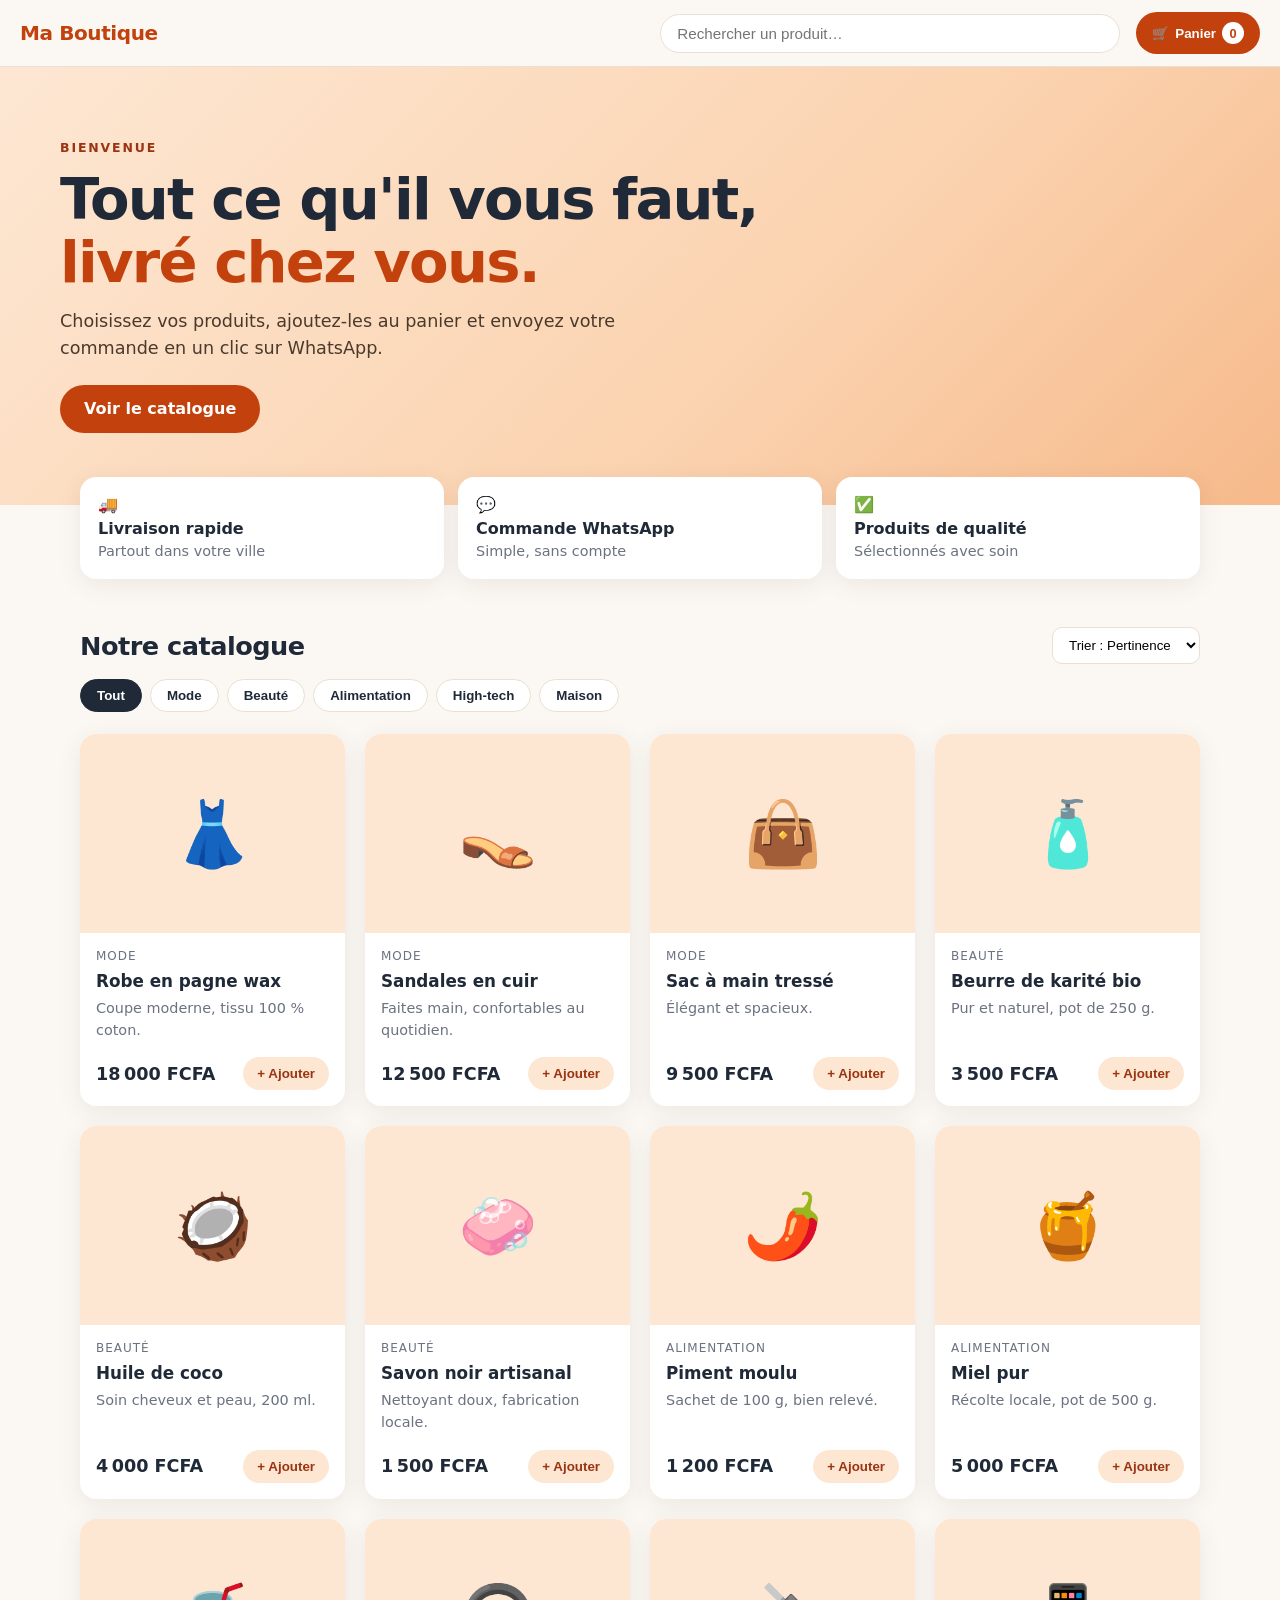
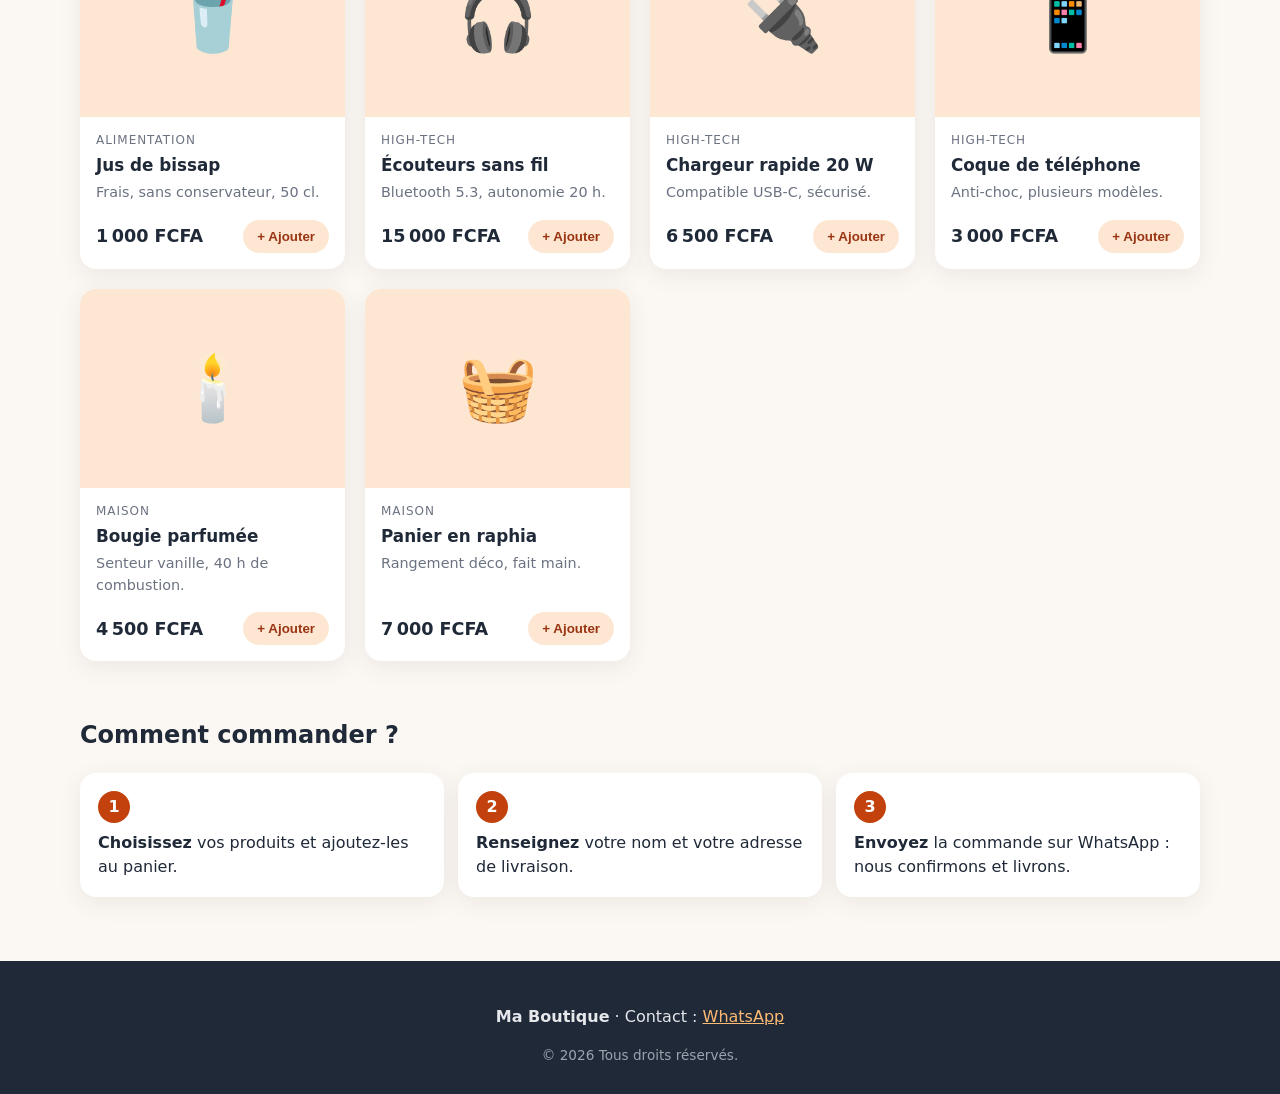
<file: index.html>
<!doctype html>
<html lang="fr">
<head>
  <meta charset="utf-8">
  <meta name="viewport" content="width=device-width, initial-scale=1">
  <title>Ma Boutique – Boutique en ligne</title>
  <meta name="description" content="Découvrez nos produits et commandez facilement via WhatsApp.">
  <link rel="stylesheet" href="style.css">
</head>
<body>

<header class="topbar">
  <a class="brand" href="#top" id="brandName">Ma Boutique</a>
  <div class="search">
    <input id="search" type="search" placeholder="Rechercher un produit…" aria-label="Rechercher">
  </div>
  <button class="cart-btn" id="openCart" aria-label="Ouvrir le panier">
    🛒 <span>Panier</span> <b id="cartCount">0</b>
  </button>
</header>

<section class="hero" id="top">
  <div class="hero-inner">
    <p class="eyebrow">Bienvenue</p>
    <h1>Tout ce qu'il vous faut, <em>livré chez vous.</em></h1>
    <p class="lead">Choisissez vos produits, ajoutez-les au panier et envoyez votre commande en un clic sur WhatsApp.</p>
    <a class="btn primary" href="#catalogue">Voir le catalogue</a>
  </div>
</section>

<section class="perks">
  <div>🚚 <b>Livraison rapide</b><span>Partout dans votre ville</span></div>
  <div>💬 <b>Commande WhatsApp</b><span>Simple, sans compte</span></div>
  <div>✅ <b>Produits de qualité</b><span>Sélectionnés avec soin</span></div>
</section>

<main id="catalogue" class="container">
  <div class="section-head">
    <h2>Notre catalogue</h2>
    <select id="sort" aria-label="Trier">
      <option value="default">Trier : Pertinence</option>
      <option value="asc">Prix croissant</option>
      <option value="desc">Prix décroissant</option>
      <option value="name">Nom (A–Z)</option>
    </select>
  </div>
  <div class="chips" id="chips"></div>
  <div class="grid" id="grid"></div>
  <p class="empty" id="empty" hidden>Aucun produit ne correspond à votre recherche.</p>
</main>

<section class="container how">
  <h2>Comment commander ?</h2>
  <ol>
    <li><b>Choisissez</b> vos produits et ajoutez-les au panier.</li>
    <li><b>Renseignez</b> votre nom et votre adresse de livraison.</li>
    <li><b>Envoyez</b> la commande sur WhatsApp : nous confirmons et livrons.</li>
  </ol>
</section>

<footer class="footer">
  <p><b id="footBrand">Ma Boutique</b> · Contact : <a id="footWa" href="#">WhatsApp</a></p>
  <p class="small">© <span id="year"></span> Tous droits réservés.</p>
</footer>

<!-- Panier -->
<div class="overlay" id="overlay" hidden></div>
<aside class="drawer" id="drawer" aria-hidden="true">
  <div class="drawer-head">
    <h3>Votre panier</h3>
    <button id="closeCart" aria-label="Fermer">✕</button>
  </div>
  <div class="drawer-body" id="cartItems"></div>
  <div class="drawer-foot">
    <div class="total"><span>Total</span><b id="cartTotal">0 FCFA</b></div>
    <form id="orderForm">
      <input name="name" placeholder="Votre nom" required>
      <input name="phone" placeholder="Votre téléphone" required inputmode="tel">
      <textarea name="address" placeholder="Adresse de livraison" rows="2" required></textarea>
      <button class="btn primary full" type="submit">Commander sur WhatsApp</button>
    </form>
    <button class="link" id="clearCart">Vider le panier</button>
  </div>
</aside>

<div class="toast" id="toast" role="status"></div>
<script src="products.js"></script>
<script src="app.js"></script>
</body>
</html>
</file>
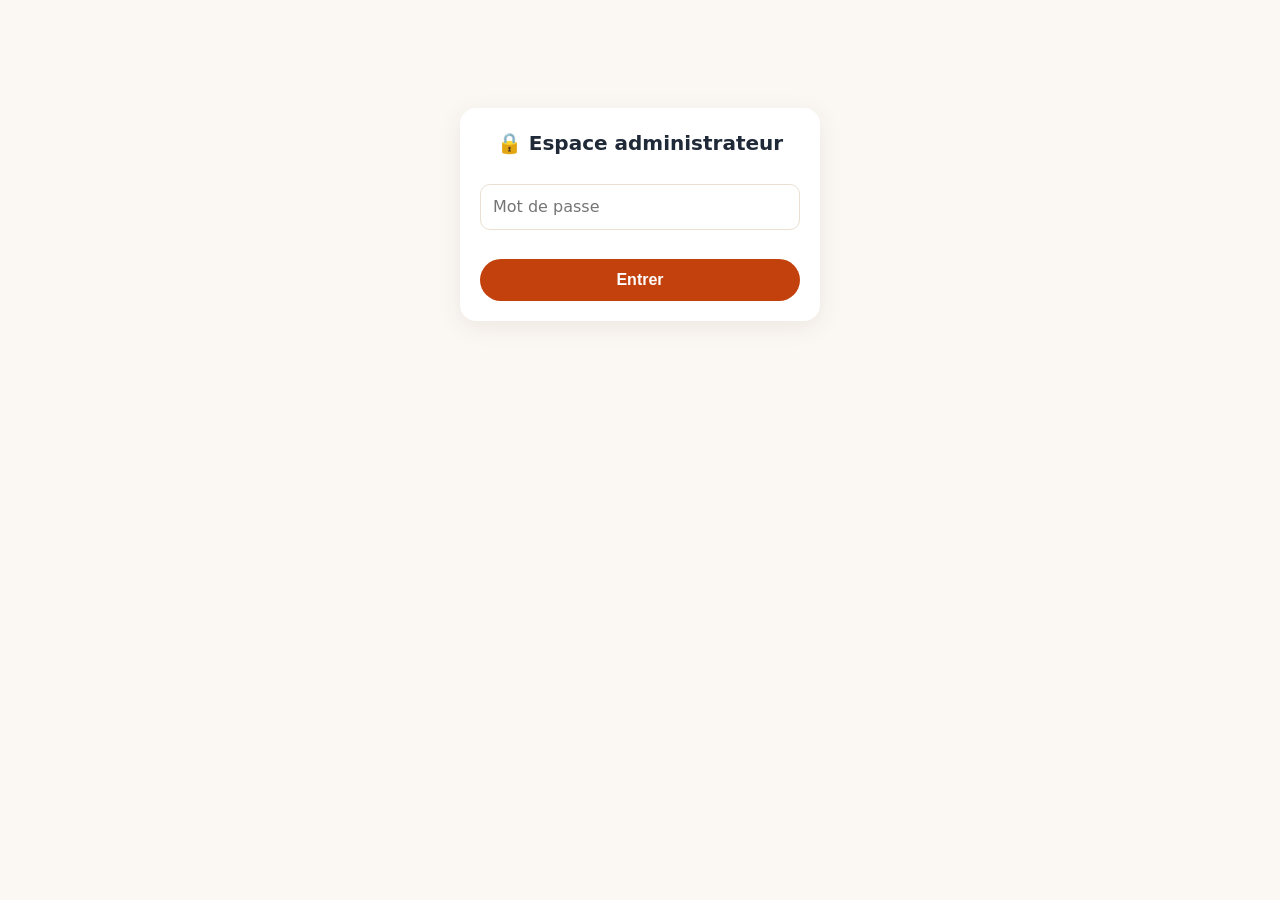
<file: admin.html>
<!doctype html>
<html lang="fr">
<head>
  <meta charset="utf-8">
  <meta name="viewport" content="width=device-width, initial-scale=1">
  <meta name="robots" content="noindex,nofollow">
  <title>Administration – Ma Boutique</title>
  <link rel="stylesheet" href="style.css">
  <style>
    body{background:var(--bg)}
    .wrap{max-width:980px;margin:0 auto;padding:20px}
    .panel{background:#fff;border-radius:var(--radius);box-shadow:var(--shadow);padding:20px;margin-bottom:20px}
    .panel h2{margin:0 0 14px;font-size:1.25rem}
    .row{display:grid;grid-template-columns:1fr 1fr;gap:12px}
    .row.three{grid-template-columns:1fr 1fr 1fr}
    label{display:flex;flex-direction:column;gap:4px;font-size:.85rem;font-weight:600;color:var(--muted)}
    input,textarea,select{padding:10px 12px;border:1px solid var(--line);border-radius:10px;font:inherit;color:var(--ink);background:#fff}
    .full-w{grid-column:1/-1}
    .preview{display:flex;align-items:center;gap:12px;margin-top:6px}
    .preview img{width:72px;height:72px;object-fit:cover;border-radius:10px;border:1px solid var(--line)}
    .actions{display:flex;gap:10px;flex-wrap:wrap;margin-top:14px}
    .btn.ghost{background:#fff;color:var(--ink);border:1px solid var(--line)}
    .btn.danger{background:#fee2e2;color:#b91c1c}
    .list-item{display:grid;grid-template-columns:56px 1fr auto;gap:12px;align-items:center;padding:10px 0;border-bottom:1px solid var(--line)}
    .list-item .ico{width:56px;height:56px;border-radius:10px;background:var(--accent);display:grid;place-items:center;font-size:1.8rem;overflow:hidden}
    .list-item .ico img{width:100%;height:100%;object-fit:cover}
    .list-item small{color:var(--muted)}
    .mini{border:1px solid var(--line);background:#fff;border-radius:8px;padding:6px 10px;cursor:pointer;font-size:.85rem}
    .notice{background:#fff7ed;border:1px solid #fed7aa;border-radius:12px;padding:12px 14px;font-size:.92rem}
    .notice.ok{background:#ecfdf5;border-color:#a7f3d0}
    #login{max-width:360px;margin:12vh auto;text-align:center}
    #login input{width:100%;margin:12px 0}
    .err{color:#b91c1c;min-height:1.2em;font-size:.9rem}
    @media(max-width:700px){.row,.row.three{grid-template-columns:1fr}.list-item{grid-template-columns:48px 1fr}.list-item .acts{grid-column:1/-1}}
  </style>
</head>
<body>

<!-- Connexion -->
<div id="login" class="panel">
  <h2>🔒 Espace administrateur</h2>
  <input id="pwd" type="password" placeholder="Mot de passe" autocomplete="current-password">
  <div class="err" id="loginErr"></div>
  <button class="btn primary full" id="loginBtn">Entrer</button>
</div>

<!-- Application -->
<div id="app" class="wrap" hidden>
  <div class="panel" style="display:flex;justify-content:space-between;align-items:center;gap:10px;flex-wrap:wrap">
    <h2 style="margin:0">Gérer mes articles</h2>
    <a class="btn ghost" href="index.html" target="_blank">Voir la boutique ↗</a>
  </div>

  <div class="notice" id="dirty" hidden>
    ⚠️ Vous avez des modifications non publiées. Cliquez sur <b>« Télécharger products.js »</b> puis remplacez ce fichier sur votre hébergeur pour que les visiteurs voient vos changements.
  </div>

  <div class="panel" style="margin-top:20px">
    <h2 id="formTitle">Publier un nouvel article</h2>
    <form id="form">
      <div class="row">
        <label>Nom de l'article
          <input name="name" required maxlength="80" placeholder="Ex : Robe en pagne wax">
        </label>
        <label>Prix (FCFA)
          <input name="price" type="number" min="0" step="1" required placeholder="Ex : 15000">
        </label>
      </div>
      <div class="row" style="margin-top:12px">
        <label>Catégorie
          <input name="category" list="cats" required placeholder="Ex : Mode">
          <datalist id="cats"></datalist>
        </label>
        <label>Emoji (si pas de photo)
          <input name="icon" maxlength="4" placeholder="🛍️">
        </label>
      </div>
      <div class="row" style="margin-top:12px">
        <label class="full-w">Description
          <textarea name="desc" rows="2" maxlength="200" placeholder="Quelques mots sur l'article"></textarea>
        </label>
        <label class="full-w">Photo
          <input type="file" id="photo" accept="image/*">
          <span class="preview" id="preview" hidden>
            <img id="previewImg" alt="">
            <button type="button" class="mini" id="removePhoto">Retirer la photo</button>
          </span>
        </label>
      </div>
      <div class="actions">
        <button class="btn primary" type="submit" id="saveBtn">Ajouter l'article</button>
        <button class="btn ghost" type="button" id="cancelEdit" hidden>Annuler la modification</button>
      </div>
    </form>
  </div>

  <div class="panel">
    <h2>Mes articles (<span id="count">0</span>)</h2>
    <div id="list"></div>
  </div>

  <div class="panel">
    <h2>Publier sur le site</h2>
    <p style="margin-top:0;color:var(--muted)">Les changements ne sont visibles par vos clients qu'après avoir remplacé <b>products.js</b> sur votre hébergeur.</p>
    <div class="actions" style="margin-top:0">
      <button class="btn primary" id="download">⬇ Télécharger products.js</button>
      <button class="btn danger" id="reset">Revenir à la version publiée</button>
      <button class="btn ghost" id="logout">Se déconnecter</button>
    </div>
  </div>
</div>

<div class="toast" id="toast" role="status"></div>

<script src="products.js"></script>
<script>
/* Mot de passe de la page admin – CHANGEZ-LE.
   Attention : ce mot de passe n'est qu'un verrou de confort. La vraie sécurité,
   c'est que seul vous pouvez envoyer products.js sur votre hébergeur. */
const ADMIN_PASSWORD = "tobi229";

const $ = (s) => document.querySelector(s);
const KEY = "boutique_admin_draft";
const PUBLISHED = JSON.parse(JSON.stringify(PRODUCTS));
let items = JSON.parse(localStorage.getItem(KEY) || "null") || JSON.parse(JSON.stringify(PUBLISHED));
let editingId = null;
let photoData = "";

const esc = (s) => String(s ?? "").replace(/[&<>"']/g, (c) => ({ "&": "&amp;", "<": "&lt;", ">": "&gt;", '"': "&quot;", "'": "&#39;" }[c]));
const fmt = (n) => Number(n).toLocaleString("fr-FR") + " FCFA";
function toast(m){const t=$("#toast");t.textContent=m;t.classList.add("show");clearTimeout(toast._t);toast._t=setTimeout(()=>t.classList.remove("show"),1800);}

/* ---- Connexion ---- */
function unlock(){ $("#login").hidden = true; $("#app").hidden = false; render(); }
$("#loginBtn").onclick = () => {
  if ($("#pwd").value === ADMIN_PASSWORD) { sessionStorage.setItem("adm", "1"); unlock(); }
  else $("#loginErr").textContent = "Mot de passe incorrect.";
};
$("#pwd").addEventListener("keydown", (e) => { if (e.key === "Enter") $("#loginBtn").click(); });
$("#logout").onclick = () => { sessionStorage.removeItem("adm"); location.reload(); };
if (sessionStorage.getItem("adm")) unlock();

/* ---- Brouillon ---- */
function persist(){
  try { localStorage.setItem(KEY, JSON.stringify(items)); }
  catch { toast("Mémoire pleine : utilisez des photos plus légères."); }
  render();
}
const isDirty = () => JSON.stringify(items) !== JSON.stringify(PUBLISHED);

function render(){
  $("#count").textContent = items.length;
  $("#dirty").hidden = !isDirty();
  $("#cats").innerHTML = [...new Set(items.map(p => p.category))].map(c => `<option value="${esc(c)}">`).join("");
  $("#list").innerHTML = items.length ? items.map(p => `
    <div class="list-item">
      <div class="ico">${p.image ? `<img src="${p.image}" alt="">` : esc(p.icon || "🛍️")}</div>
      <div><b>${esc(p.name)}</b><br><small>${esc(p.category)} · ${fmt(p.price)}</small></div>
      <div class="acts">
        <button class="mini" data-edit="${p.id}">Modifier</button>
        <button class="mini" data-del="${p.id}">Supprimer</button>
      </div>
    </div>`).join("") : `<p class="empty">Aucun article pour le moment.</p>`;
}

/* ---- Photo : redimensionnée et compressée ---- */
function setPhoto(data){
  photoData = data || "";
  $("#preview").hidden = !photoData;
  if (photoData) $("#previewImg").src = photoData;
}
$("#photo").addEventListener("change", (e) => {
  const file = e.target.files[0]; if (!file) return;
  const reader = new FileReader();
  reader.onload = () => {
    const img = new Image();
    img.onload = () => {
      const max = 700, r = Math.min(1, max / Math.max(img.width, img.height));
      const c = document.createElement("canvas");
      c.width = Math.round(img.width * r); c.height = Math.round(img.height * r);
      c.getContext("2d").drawImage(img, 0, 0, c.width, c.height);
      setPhoto(c.toDataURL("image/jpeg", 0.72));
    };
    img.src = reader.result;
  };
  reader.readAsDataURL(file);
});
$("#removePhoto").onclick = () => { setPhoto(""); $("#photo").value = ""; };

/* ---- Formulaire ---- */
function resetForm(){
  editingId = null; $("#form").reset(); setPhoto("");
  $("#formTitle").textContent = "Publier un nouvel article";
  $("#saveBtn").textContent = "Ajouter l'article";
  $("#cancelEdit").hidden = true;
}
$("#cancelEdit").onclick = resetForm;

$("#form").addEventListener("submit", (e) => {
  e.preventDefault();
  const f = new FormData(e.target);
  const data = {
    name: f.get("name").trim(),
    category: f.get("category").trim(),
    price: Math.max(0, Math.round(Number(f.get("price")))),
    icon: (f.get("icon") || "").trim() || "🛍️",
    desc: f.get("desc").trim(),
  };
  if (photoData) data.image = photoData;
  if (editingId) {
    const i = items.findIndex(p => p.id === editingId);
    items[i] = { id: editingId, ...data };
    toast("Article modifié ✓");
  } else {
    const id = items.reduce((m, p) => Math.max(m, p.id), 0) + 1;
    items.unshift({ id, ...data });
    toast("Article ajouté ✓");
  }
  resetForm(); persist();
});

$("#list").addEventListener("click", (e) => {
  const t = e.target;
  if (t.dataset.del) {
    if (confirm("Supprimer cet article ?")) { items = items.filter(p => p.id != t.dataset.del); persist(); }
  }
  if (t.dataset.edit) {
    const p = items.find(x => x.id == t.dataset.edit); if (!p) return;
    editingId = p.id;
    const f = $("#form");
    f.name.value = p.name; f.price.value = p.price; f.category.value = p.category;
    f.icon.value = p.icon || ""; f.desc.value = p.desc || "";
    setPhoto(p.image || "");
    $("#formTitle").textContent = "Modifier l'article";
    $("#saveBtn").textContent = "Enregistrer";
    $("#cancelEdit").hidden = false;
    window.scrollTo({ top: 0, behavior: "smooth" });
  }
});

/* ---- Export ---- */
$("#download").onclick = () => {
  const header = "/* Fichier généré par admin.html – remplacez products.js sur votre hébergeur après chaque modification. */\n";
  const body = "const PRODUCTS = " + JSON.stringify(items, null, 2) + ";\n";
  const blob = new Blob([header + body], { type: "text/javascript" });
  const a = document.createElement("a");
  a.href = URL.createObjectURL(blob); a.download = "products.js";
  document.body.appendChild(a); a.click(); a.remove();
  toast("products.js téléchargé ✓");
};
$("#reset").onclick = () => {
  if (confirm("Abandonner vos modifications non publiées ?")) {
    localStorage.removeItem(KEY); items = JSON.parse(JSON.stringify(PUBLISHED)); resetForm(); render();
  }
};
</script>
</body>
</html>
</file>
<file: style.css>
:root{
  --bg:#fbf8f3; --card:#fff; --ink:#1f2937; --muted:#6b7280;
  --brand:#c2410c; --brand-dark:#9a3412; --accent:#fde7d3; --line:#eadfd2;
  --radius:16px; --shadow:0 6px 24px rgba(60,30,10,.08);
}
*{box-sizing:border-box}
html{scroll-behavior:smooth}
body{margin:0;font-family:system-ui,-apple-system,"Segoe UI",Roboto,sans-serif;background:var(--bg);color:var(--ink);line-height:1.5}
a{color:var(--brand)}
.container{max-width:1160px;margin:0 auto;padding:0 20px}
 
/* Header */
.topbar{position:sticky;top:0;z-index:20;display:flex;align-items:center;gap:16px;padding:12px 20px;background:rgba(251,248,243,.92);backdrop-filter:blur(8px);border-bottom:1px solid var(--line)}
.brand{font-weight:800;font-size:1.25rem;color:var(--brand);text-decoration:none;letter-spacing:-.02em}
.search{flex:1;max-width:460px;margin-left:auto}
.search input{width:100%;padding:10px 16px;border:1px solid var(--line);border-radius:999px;background:#fff;font-size:.95rem}
.cart-btn{display:flex;align-items:center;gap:6px;border:0;background:var(--brand);color:#fff;padding:10px 16px;border-radius:999px;font-weight:600;cursor:pointer}
.cart-btn b{background:#fff;color:var(--brand);border-radius:999px;min-width:22px;height:22px;display:grid;place-items:center;font-size:.8rem}
 
/* Hero */
.hero{background:linear-gradient(135deg,#fde7d3 0%,#fbd3b0 60%,#f6b98a 100%);padding:72px 20px}
.hero-inner{max-width:1160px;margin:0 auto}
.eyebrow{text-transform:uppercase;letter-spacing:.15em;font-size:.78rem;font-weight:700;color:var(--brand-dark);margin:0}
.hero h1{font-size:clamp(2rem,5vw,3.6rem);line-height:1.1;margin:10px 0 14px;max-width:700px;letter-spacing:-.03em}
.hero em{font-style:normal;color:var(--brand)}
.lead{max-width:560px;color:#4b3a2c;font-size:1.1rem;margin:0 0 24px}
.btn{display:inline-block;border:0;border-radius:999px;padding:12px 24px;font-weight:700;font-size:1rem;cursor:pointer;text-decoration:none}
.btn.primary{background:var(--brand);color:#fff}
.btn.primary:hover{background:var(--brand-dark)}
.btn.full{width:100%}
 
.perks{max-width:1160px;margin:-28px auto 0;padding:0 20px;display:grid;grid-template-columns:repeat(3,1fr);gap:14px;position:relative}
.perks div{background:var(--card);border-radius:var(--radius);box-shadow:var(--shadow);padding:16px 18px;display:flex;flex-direction:column}
.perks span{color:var(--muted);font-size:.9rem}
 
/* Catalogue */
.section-head{display:flex;justify-content:space-between;align-items:center;gap:12px;margin:48px 0 14px}
.section-head h2{margin:0;font-size:1.6rem;letter-spacing:-.02em}
select{padding:9px 12px;border:1px solid var(--line);border-radius:10px;background:#fff}
.chips{display:flex;gap:8px;flex-wrap:wrap;margin-bottom:22px}
.chip{border:1px solid var(--line);background:#fff;padding:8px 16px;border-radius:999px;cursor:pointer;font-weight:600;color:var(--ink)}
.chip.active{background:var(--ink);color:#fff;border-color:var(--ink)}
.grid{display:grid;grid-template-columns:repeat(auto-fill,minmax(230px,1fr));gap:20px}
.card{background:var(--card);border-radius:var(--radius);box-shadow:var(--shadow);overflow:hidden;display:flex;flex-direction:column;transition:transform .2s}
.card:hover{transform:translateY(-4px)}
.thumb{aspect-ratio:4/3;display:grid;place-items:center;font-size:4rem;background:var(--accent)}
.thumb img{width:100%;height:100%;object-fit:cover}
.card-body{padding:14px 16px 16px;display:flex;flex-direction:column;gap:4px;flex:1}
.cat{font-size:.75rem;text-transform:uppercase;letter-spacing:.08em;color:var(--muted)}
.card h3{margin:0;font-size:1.05rem}
.desc{color:var(--muted);font-size:.9rem;margin:0}
.card-foot{display:flex;justify-content:space-between;align-items:center;margin-top:auto;padding-top:12px}
.price{font-weight:800;font-size:1.1rem}
.add{border:0;background:var(--accent);color:var(--brand-dark);padding:9px 14px;border-radius:999px;font-weight:700;cursor:pointer}
.add:hover{background:var(--brand);color:#fff}
.empty{text-align:center;color:var(--muted);padding:40px 0}
 
.how{margin-top:56px}
.how h2{font-size:1.5rem}
.how ol{display:grid;grid-template-columns:repeat(3,1fr);gap:14px;padding:0;list-style:none;counter-reset:s}
.how li{counter-increment:s;background:#fff;border-radius:var(--radius);padding:18px;box-shadow:var(--shadow)}
.how li::before{content:counter(s);display:grid;place-items:center;width:32px;height:32px;border-radius:50%;background:var(--brand);color:#fff;font-weight:700;margin-bottom:8px}
 
.footer{margin-top:64px;padding:28px 20px;text-align:center;background:var(--ink);color:#e5e7eb}
.footer a{color:#fdba74}
.small{font-size:.85rem;color:#9ca3af;margin:4px 0 0}
 
/* Drawer */
.overlay{position:fixed;inset:0;background:rgba(0,0,0,.4);z-index:30}
.drawer{position:fixed;top:0;right:0;height:100%;width:min(420px,100%);background:#fff;z-index:40;display:flex;flex-direction:column;transform:translateX(100%);transition:transform .3s}
.drawer.open{transform:none}
.drawer-head{display:flex;justify-content:space-between;align-items:center;padding:16px 20px;border-bottom:1px solid var(--line)}
.drawer-head h3{margin:0}
.drawer-head button{border:0;background:none;font-size:1.2rem;cursor:pointer}
.drawer-body{flex:1;overflow:auto;padding:12px 20px}
.line-item{display:grid;grid-template-columns:48px 1fr auto;gap:12px;align-items:center;padding:10px 0;border-bottom:1px solid var(--line)}
.line-item .ico{font-size:1.8rem;background:var(--accent);border-radius:10px;display:grid;place-items:center;height:48px}
.line-item small{color:var(--muted)}
.qty{display:flex;align-items:center;gap:6px;margin-top:4px}
.qty button{width:26px;height:26px;border-radius:50%;border:1px solid var(--line);background:#fff;cursor:pointer}
.rm{border:0;background:none;color:#b91c1c;cursor:pointer;font-size:.85rem}
.drawer-foot{padding:16px 20px;border-top:1px solid var(--line);background:#fffaf5}
.total{display:flex;justify-content:space-between;font-size:1.15rem;margin-bottom:12px}
#orderForm{display:grid;gap:8px}
#orderForm input,#orderForm textarea{padding:10px 12px;border:1px solid var(--line);border-radius:10px;font:inherit}
.link{border:0;background:none;color:var(--muted);text-decoration:underline;cursor:pointer;margin-top:8px;font-size:.85rem}
.toast{position:fixed;bottom:24px;left:50%;transform:translate(-50%,80px);background:var(--ink);color:#fff;padding:12px 20px;border-radius:999px;z-index:50;transition:transform .3s;opacity:0}
.toast.show{transform:translate(-50%,0);opacity:1}
 
@media(max-width:700px){
  .search{display:none}
  .cart-btn{margin-left:auto}
  .cart-btn span{display:none}
  .perks,.how ol{grid-template-columns:1fr}
  .hero{padding:48px 20px 56px}
  .grid{grid-template-columns:repeat(2,1fr);gap:12px}
  .thumb{font-size:3rem}
  .section-head{flex-direction:column;align-items:flex-start}
}
</file>
